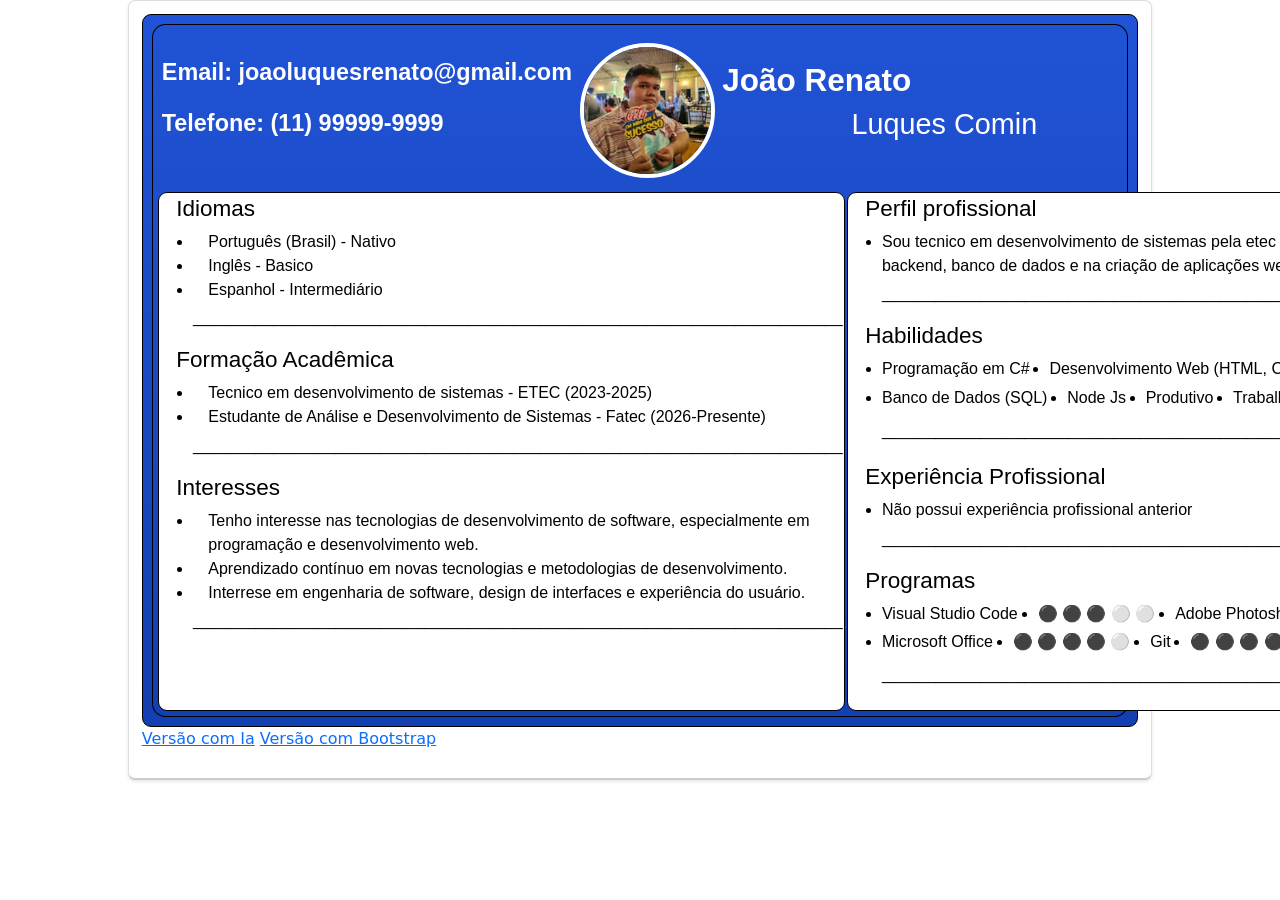
<file: index.html>
<!doctype html>
<html lang="pt-BR">
  <head>
    <meta charset="UTF-8" />
    <meta name="viewport" content="width=device-width, initial-scale=1.0" />
    <link
      href="https://cdn.jsdelivr.net/npm/bootstrap@5.3.8/dist/css/bootstrap.min.css"
      rel="stylesheet"
      integrity="sha384-sRIl4kxILFvY47J16cr9ZwB07vP4J8+LH7qKQnuqkuIAvNWLzeN8tE5YBujZqJLB"
      crossorigin="anonymous"
    />
    <link rel="stylesheet" href="style.css" />
    <title>Currículo de João Renato Luques Comin</title>
  </head>
  <body>
    <div class="container">
      <div class="Cabeca-corpo">
        <div class="Cabeca">
          <div class="Cabeca-left">
            <p>Email: joaoluquesrenato@gmail.com</p>
            <p>Telefone: (11) 99999-9999</p>
          </div>
          <div class="Cabeca-center">
            <img src="Eu.jpg" alt="Foto de João Renato Luques Comin" />
          </div>
          <div class="Cabeca-right">
            <h1>João Renato</h1>
            <h2>Luques Comin</h2>
          </div>
        </div>
        <div class="Corpo">
          <div class="Corpo-left">
            <h2>Idiomas</h2>
            <ul class="idiomas">
              <li>Português (Brasil) - Nativo</li>
              <li>Inglês - Basico</li>
              <li>Espanhol - Intermediário</li>
              <p>
                _________________________________________________________________________
              </p>
            </ul>
            <h2>Formação Acadêmica</h2>
            <ul class="formacao">
              <li>Tecnico em desenvolvimento de sistemas - ETEC (2023-2025)</li>
              <li>
                Estudante de Análise e Desenvolvimento de Sistemas - Fatec
                (2026-Presente)
              </li>
              <p>
                _________________________________________________________________________
              </p>
            </ul>
            <h2>Interesses</h2>
            <ul class="interesses">
              <li>
                Tenho interesse nas tecnologias de desenvolvimento de software,
                especialmente em programação e desenvolvimento web.
              </li>
              <li>
                Aprendizado contínuo em novas tecnologias e metodologias de
                desenvolvimento.
              </li>
              <li>
                Interrese em engenharia de software, design de interfaces e
                experiência do usuário.
              </li>
              <p>
                _________________________________________________________________________
              </p>
            </ul>
          </div>
          <div class="Corpo-right">
            <h2>Perfil profissional</h2>
            <ul class="profissional">
              <li>
                Sou tecnico em desenvolvimento de sistemas pela etec martinho di
                ciero, sou focado na backend, banco de dados e na criação de
                aplicações web.
              </li>
              <p>
                _________________________________________________________________________
              </p>
            </ul>
            <h2>Habilidades</h2>
            <ul class="habilidades">
              <li>Programação em C#</li>
              <li>Desenvolvimento Web (HTML, CSS, JavaScript)</li>
              <li>Banco de Dados (SQL)</li>
              <li>Node Js</li>
              <li>Produtivo</li>
              <li>Trabalho em equipe</li>
              <li>Soft Skills</li>
              <p>
                _________________________________________________________________________
              </p>
            </ul>
            <h2>Experiência Profissional</h2>
            <ul class="experiencia">
              <li>Não possui experiência profissional anterior</li>
              <p>
                _________________________________________________________________________
              </p>
            </ul>
            <h2>Programas</h2>
            <ul class="programas">
              <li>Visual Studio Code</li>
              <li>⚫ ⚫ ⚫ ⚪ ⚪</li>
              <li>Adobe Photoshop</li>
              <li>⚫ ⚫ ⚪ ⚪ ⚪</li>
              <li>Microsoft Office</li>
              <li>⚫ ⚫ ⚫ ⚫ ⚪</li>
              <li>Git</li>
              <li>⚫ ⚫ ⚫ ⚫ ⚪</li>
              <p>
                _________________________________________________________________________
              </p>
            </ul>
          </div>
        </div>
      </div>
      <a href="curriculoia.html" class="botao">Versão com Ia</a>
      <a href="cvget.html" class="botao">Versão com Bootstrap</a>
    </div>
    <script
      src="https://cdn.jsdelivr.net/npm/bootstrap@5.3.8/dist/js/bootstrap.bundle.min.js"
      integrity="sha384-FKyoEForCGlyvwx9Hj09JcYn3nv7wiPVlz7YYwJrWVcXK/BmnVDxM+D2scQbITxI"
      crossorigin="anonymous"
    ></script>
  </body>
</html>
</file>
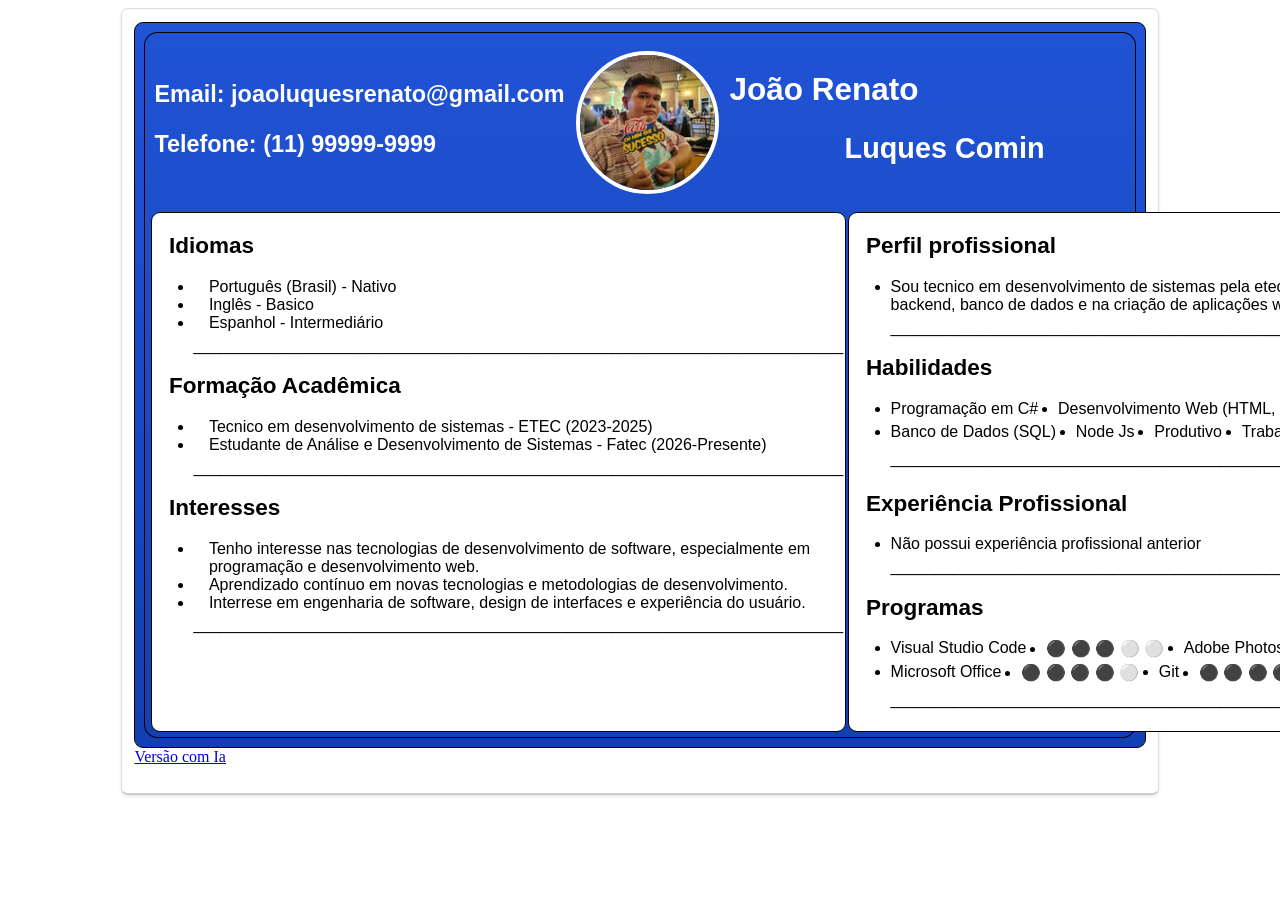
<file: curriculo.html>
<!doctype html>
<html lang="pt-BR">
  <head>
    <meta charset="UTF-8" />
    <meta name="viewport" content="width=device-width, initial-scale=1.0" />
    <link rel="stylesheet" href="style.css" />
    <title>Currículo de João Renato Luques Comin</title>
  </head>
  <body>
    <div class="container">
      <div class="Cabeca-corpo">
        <div class="Cabeca">
          <div class="Cabeca-left">
            <p>Email: joaoluquesrenato@gmail.com</p>
            <p>Telefone: (11) 99999-9999</p>
          </div>
          <div class="Cabeca-center">
            <img src="Eu.jpg" alt="Foto de João Renato Luques Comin" />
          </div>
          <div class="Cabeca-right">
            <h1>João Renato</h1>
            <h2>Luques Comin</h2>
          </div>
        </div>
        <div class="Corpo">
          <div class="Corpo-left">
            <h2>Idiomas</h2>
            <ul class="idiomas">
              <li>
                Português (Brasil) - Nativo
              </li>
              <li>
                Inglês - Basico
              </li>
              <li>
                Espanhol - Intermediário
              </li>
              <p>_________________________________________________________________________</p>
            </ul>
            <h2>Formação Acadêmica</h2>
            <ul class="formacao">
              <li>
                Tecnico em desenvolvimento de sistemas - ETEC (2023-2025)
              </li>
              <li>
                Estudante de Análise e Desenvolvimento de Sistemas - Fatec (2026-Presente)
              </li>
              <p>_________________________________________________________________________</p>
            </ul>
            <h2>Interesses</h2>
            <ul class="interesses">
              <li>
                Tenho interesse nas tecnologias de desenvolvimento de software, especialmente em programação e desenvolvimento web.
              </li>
              <li>
                Aprendizado contínuo em novas tecnologias e metodologias de desenvolvimento.
              </li>
              <li>
                Interrese em engenharia de software, design de interfaces e experiência do usuário.
              </li>
              <p>_________________________________________________________________________</p>
            </ul>
          </div>
          <div class="Corpo-right">
            <h2>Perfil profissional</h2>
            <ul class="profissional">
              <li>Sou tecnico em desenvolvimento de sistemas pela etec martinho di ciero, sou focado na backend, banco de dados e na criação de aplicações web.</li>
              <p>_________________________________________________________________________</p>
            </ul>
            <h2>Habilidades</h2>
            <ul class="habilidades">
              <li>Programação em C#</li>
              <li>Desenvolvimento Web (HTML, CSS, JavaScript)</li>
              <li>Banco de Dados (SQL)</li>
              <li>Node Js</li>
              <li>Produtivo</li>
              <li>Trabalho em equipe</li>
              <li>Soft Skills</li>
              <p>_________________________________________________________________________</p>
            </ul>
            <h2>Experiência Profissional</h2>
            <ul class="experiencia">
              <li>Não possui experiência profissional anterior</li>
              <p>_________________________________________________________________________</p>
            </ul>
            <h2>Programas</h2>
            <ul class="programas">
              <li>Visual Studio Code  </li>
              <li>⚫ ⚫ ⚫ ⚪ ⚪</li>
              <li>Adobe Photoshop  </li>
              <li>⚫ ⚫ ⚪ ⚪ ⚪</li>
              <li>Microsoft Office  </li>
              <li>⚫ ⚫ ⚫ ⚫ ⚪</li>
              <li>Git  </li>
              <li>⚫ ⚫ ⚫ ⚫ ⚪</li>
              <p>_________________________________________________________________________</p>
            </ul>
          </div>
        </div>
      </div>
      <a href="curriculoia.html" class="botao">Versão com Ia</a>
    </div>
  </body>
</html>
</file>
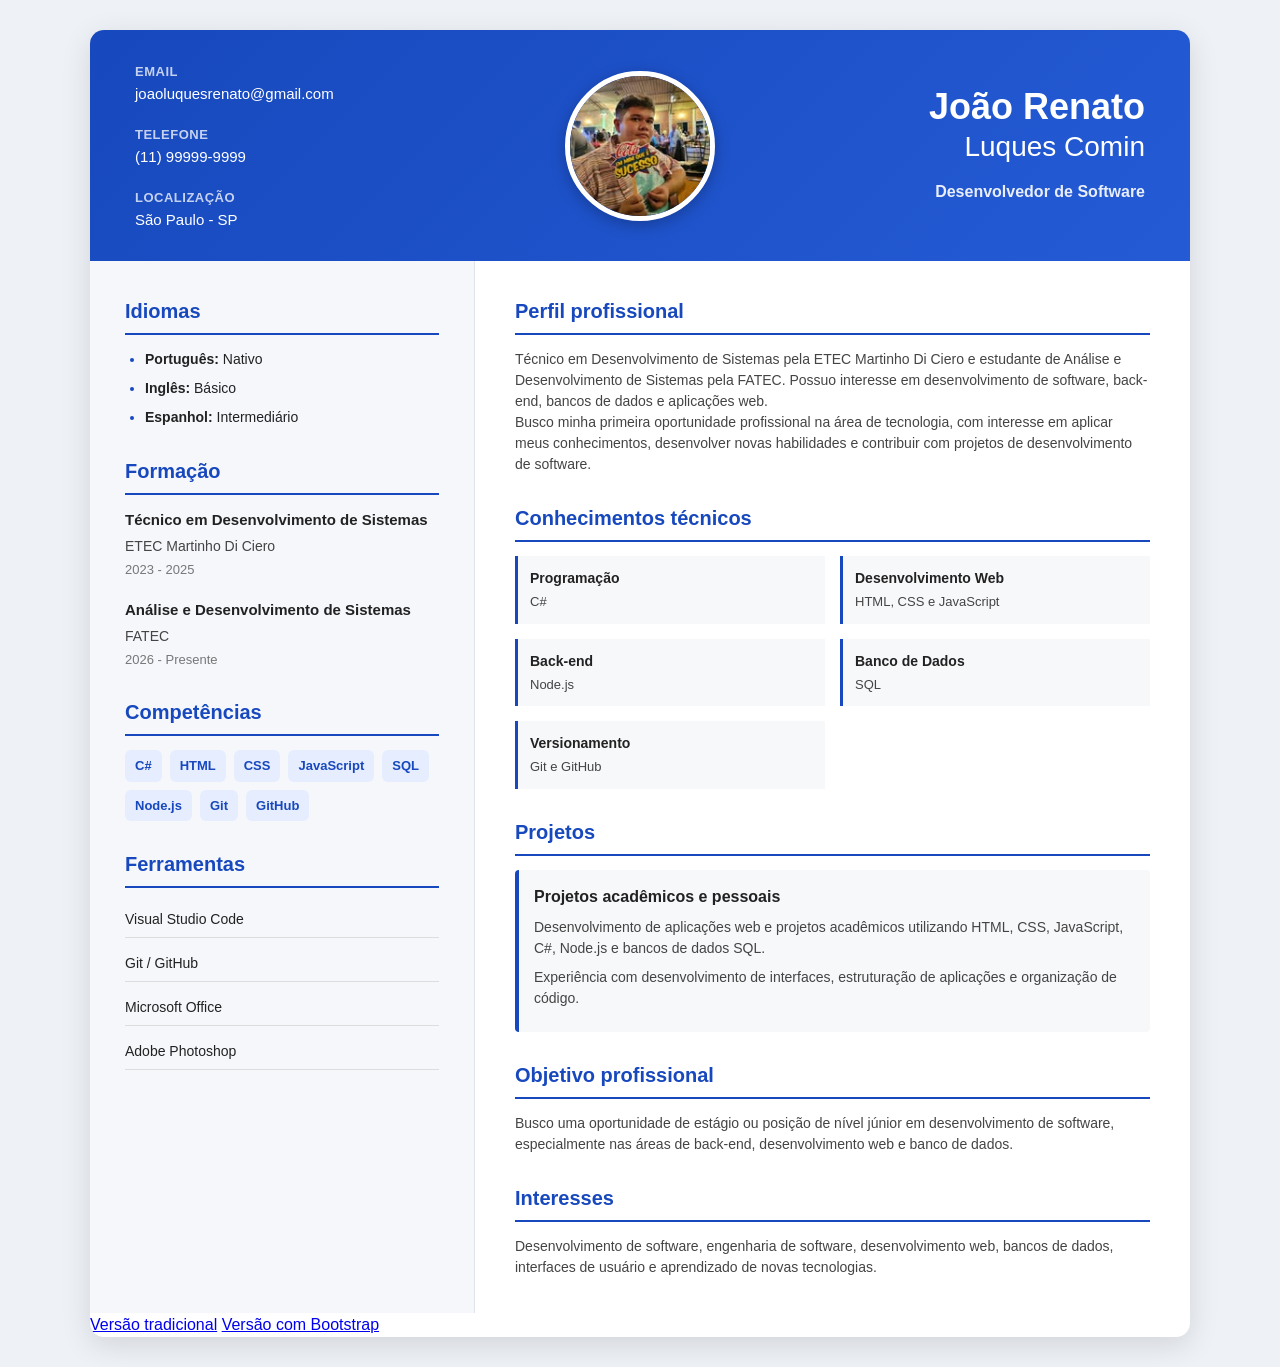
<file: curriculoia.html>
<!DOCTYPE html>
<html lang="pt-BR">

<head>
    <meta charset="UTF-8">
    <meta name="viewport" content="width=device-width, initial-scale=1.0">

    <meta name="description"
        content="Currículo de João Renato Luques Comin - Desenvolvedor de Software">

    <link rel="stylesheet" href="styleia.css">

    <title>João Renato Luques Comin | Desenvolvedor de Software</title>
</head>

<body>

    <main class="curriculo">

        <!-- CABEÇALHO -->
        <header class="cabecalho">

            <div class="contato">
                <p>
                    <strong>Email</strong><br>
                    joaoluquesrenato@gmail.com
                </p>

                <p>
                    <strong>Telefone</strong><br>
                    (11) 99999-9999
                </p>

                <p>
                    <strong>Localização</strong><br>
                    São Paulo - SP
                </p>
            </div>

            <div class="foto">
                <img src="Eu.jpg" alt="Foto de João Renato Luques Comin">
            </div>

            <div class="nome">
                <h1>João Renato</h1>
                <h2>Luques Comin</h2>
                <p>Desenvolvedor de Software</p>
            </div>

        </header>


        <!-- CONTEÚDO -->
        <div class="conteudo">

            <!-- COLUNA ESQUERDA -->
            <aside class="coluna-esquerda">

                <section>
                    <h2>Idiomas</h2>

                    <ul>
                        <li>
                            <strong>Português:</strong> Nativo
                        </li>

                        <li>
                            <strong>Inglês:</strong> Básico
                        </li>

                        <li>
                            <strong>Espanhol:</strong> Intermediário
                        </li>
                    </ul>
                </section>


                <section>
                    <h2>Formação</h2>

                    <div class="formacao-item">
                        <h3>Técnico em Desenvolvimento de Sistemas</h3>
                        <p>ETEC Martinho Di Ciero</p>
                        <span>2023 - 2025</span>
                    </div>

                    <div class="formacao-item">
                        <h3>Análise e Desenvolvimento de Sistemas</h3>
                        <p>FATEC</p>
                        <span>2026 - Presente</span>
                    </div>
                </section>


                <section>
                    <h2>Competências</h2>

                    <div class="tags">
                        <span>C#</span>
                        <span>HTML</span>
                        <span>CSS</span>
                        <span>JavaScript</span>
                        <span>SQL</span>
                        <span>Node.js</span>
                        <span>Git</span>
                        <span>GitHub</span>
                    </div>
                </section>


                <section>
                    <h2>Ferramentas</h2>

                    <ul class="ferramentas">
                        <li>Visual Studio Code</li>
                        <li>Git / GitHub</li>
                        <li>Microsoft Office</li>
                        <li>Adobe Photoshop</li>
                    </ul>
                </section>

            </aside>


            <!-- COLUNA DIREITA -->
            <section class="coluna-direita">

                <section>
                    <h2>Perfil profissional</h2>

                    <p>
                        Técnico em Desenvolvimento de Sistemas pela ETEC Martinho Di Ciero
                        e estudante de Análise e Desenvolvimento de Sistemas pela FATEC.
                        Possuo interesse em desenvolvimento de software, back-end,
                        bancos de dados e aplicações web.
                    </p>

                    <p>
                        Busco minha primeira oportunidade profissional na área de tecnologia,
                        com interesse em aplicar meus conhecimentos, desenvolver novas
                        habilidades e contribuir com projetos de desenvolvimento de software.
                    </p>
                </section>


                <section>
                    <h2>Conhecimentos técnicos</h2>

                    <div class="conhecimentos">

                        <div>
                            <h3>Programação</h3>
                            <p>C#</p>
                        </div>

                        <div>
                            <h3>Desenvolvimento Web</h3>
                            <p>HTML, CSS e JavaScript</p>
                        </div>

                        <div>
                            <h3>Back-end</h3>
                            <p>Node.js</p>
                        </div>

                        <div>
                            <h3>Banco de Dados</h3>
                            <p>SQL</p>
                        </div>

                        <div>
                            <h3>Versionamento</h3>
                            <p>Git e GitHub</p>
                        </div>

                    </div>
                </section>


                <section>
                    <h2>Projetos</h2>

                    <article class="projeto">
                        <h3>Projetos acadêmicos e pessoais</h3>

                        <p>
                            Desenvolvimento de aplicações web e projetos acadêmicos
                            utilizando HTML, CSS, JavaScript, C#, Node.js e bancos
                            de dados SQL.
                        </p>

                        <p>
                            Experiência com desenvolvimento de interfaces,
                            estruturação de aplicações e organização de código.
                        </p>
                    </article>

                    <!--
                    Se você tiver projetos específicos, recomendo substituir
                    o texto acima por algo como:

                    <article class="projeto">
                        <h3>Sistema de Gerenciamento</h3>
                        <p>
                            Aplicação desenvolvida utilizando C#, SQL e ...
                        </p>
                        <a href="#">GitHub</a>
                    </article>
                    -->

                </section>


                <section>
                    <h2>Objetivo profissional</h2>

                    <p>
                        Busco uma oportunidade de estágio ou posição de nível
                        júnior em desenvolvimento de software, especialmente
                        nas áreas de back-end, desenvolvimento web e banco de dados.
                    </p>
                </section>


                <section>
                    <h2>Interesses</h2>

                    <p>
                        Desenvolvimento de software, engenharia de software,
                        desenvolvimento web, bancos de dados, interfaces de usuário
                        e aprendizado de novas tecnologias.
                    </p>
                </section>

            </section>

        </div>
        <a href="index.html" class="botao">Versão tradicional</a>
            <a href="cvget.html" class="botao">Versão com Bootstrap</a>

    </main>

</body>

</html>
</file>
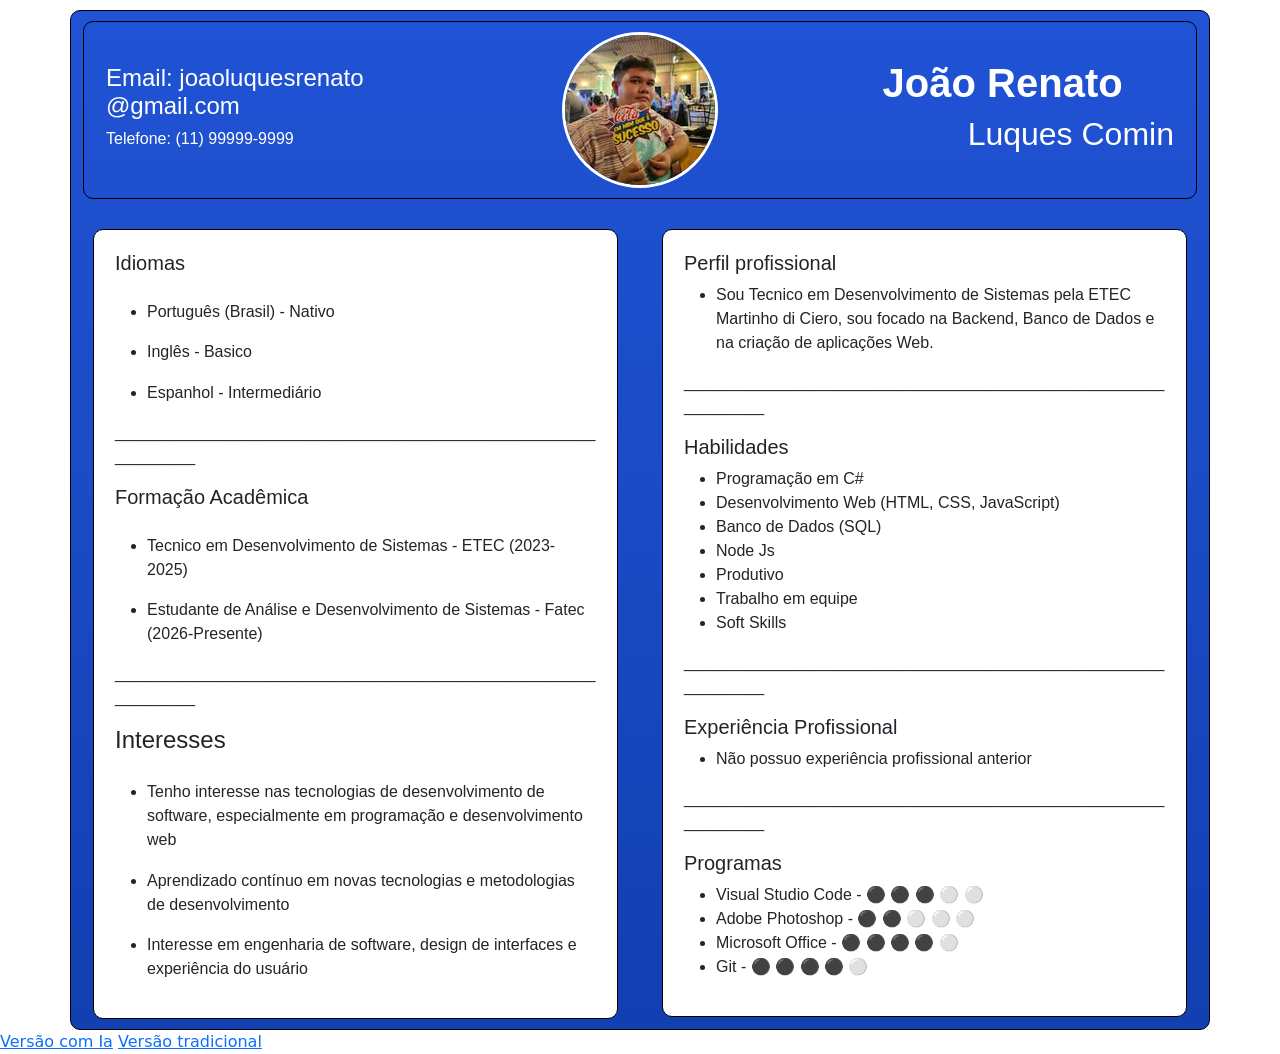
<file: cvget.html>
<!doctype html>
<html lang="pt-BR">
  <head>
    <meta charset="UTF-8" />
    <meta name="viewport" content="width=device-width, initial-scale=1.0" />
    <link
      href="https://cdn.jsdelivr.net/npm/bootstrap@5.3.8/dist/css/bootstrap.min.css"
      rel="stylesheet"
      integrity="sha384-sRIl4kxILFvY47J16cr9ZwB07vP4J8+LH7qKQnuqkuIAvNWLzeN8tE5YBujZqJLB"
      crossorigin="anonymous"
    />
    <link rel="stylesheet" href="styleget.css" />
    <title>Document</title>
  </head>
  <body>
    <div class="container-md">
      <div class="cabeca container-sm">
        <div class="Corpo-left col-md-4">
          <p class="h4">Email: joaoluquesrenato&#8203;@gmail.com</p>
          <p class="h4" style="font-size: medium">Telefone: (11) 99999-9999</p>
        </div>
        <div class="Corpo-center col-md-4">
          <img
            src="Eu.jpg"
            class="border border-white rounded-circle border-3"
            alt="fotominha"
          />
        </div>
        <div class="Corpo-right col-md-4">
          <p class="h1">João Renato</p>
          <p class="h2">Luques Comin</p>
        </div>
      </div>

      <div class="corpo-body">
        <div class="row">
          <div class="col-md-6">
            <div class="card-left card">
              <div class="card-body">
                <h5 class="card-title">Idiomas</h5>
                <ul>
                  <li>Português (Brasil) - Nativo</li>
                  <li>Inglês - Basico</li>
                  <li>Espanhol - Intermediário</li>
                </ul>
                <p>
                  _______________________________________________________________
                </p>
                <h5 class="card-title">Formação Acadêmica</h5>
                <ul>
                  <li>
                    Tecnico em Desenvolvimento&#8203; de Sistemas - ETEC
                    (2023-2025)
                  </li>
                  <li>
                    Estudante de Análise e Desenvolvimento&#8203; de Sistemas -
                    Fatec (2026-Presente)
                  </li>
                </ul>
                <p>
                  _______________________________________________________________
                </p>
                <h4 class="card-title">Interesses</h4>
                <ul>
                  <li>
                    Tenho interesse nas tecnologias de desenvolvimento de
                    software, especialmente em programação e desenvolvimento web
                  </li>
                  <li>
                    Aprendizado contínuo em novas tecnologias e metodologias de
                    desenvolvimento
                  </li>
                  <li>
                    Interesse em engenharia de software, design de interfaces e
                    experiência do usuário
                  </li>
                </ul>
              </div>
            </div>
          </div>
          <div class="col-sm-6">
            <div class="card-right card">
              <div class="card-body">
                <h5 class="card-title">Perfil profissional</h5>
                <ul>
                  <li>
                    Sou Tecnico em Desenvolvimento&#8203; de Sistemas pela ETEC
                    Martinho di Ciero, sou focado na Backend, Banco de Dados e
                    na criação de aplicações Web.
                  </li>
                </ul>
                <p>
                  _______________________________________________________________
                </p>
                <h5 class="card-title">Habilidades</h5>
                <ul>
                  <li>Programação em C#</li>
                  <li>Desenvolvimento Web (HTML, CSS, JavaScript)</li>
                  <li>Banco de Dados (SQL)</li>
                  <li>Node Js</li>
                  <li>Produtivo</li>
                  <li>Trabalho em equipe</li>
                  <li>Soft Skills</li>
                </ul>
                <p>
                  _______________________________________________________________
                </p>
                <h5 class="card-title">Experiência Profissional</h5>
                <ul>
                  <li>Não possuo experiência profissional anterior</li>
                </ul>
                <p>
                  _______________________________________________________________
                </p>
                <h5 class="card-title">Programas</h5>
                <ul>
                  <li>Visual Studio Code - ⚫ ⚫ ⚫ ⚪ ⚪</li>
                  <li>Adobe Photoshop - ⚫ ⚫ ⚪ ⚪ ⚪</li>
                  <li>Microsoft Office - ⚫ ⚫ ⚫ ⚫ ⚪</li>
                  <li>Git - ⚫ ⚫ ⚫ ⚫ ⚪</li>
                </ul>
              </div>
            </div>
          </div>
        </div>
      </div>
    </div>
    <a href="curriculoia.html" class="botao">Versão com Ia</a>
    <a href="index.html" class="botao">Versão tradicional</a>
    <script
      src="https://cdn.jsdelivr.net/npm/bootstrap@5.3.8/dist/js/bootstrap.bundle.min.js"
      integrity="sha384-FKyoEForCGlyvwx9Hj09JcYn3nv7wiPVlz7YYwJrWVcXK/BmnVDxM+D2scQbITxI"
      crossorigin="anonymous"
    ></script>
  </body>
</html>
</file>
<file: style.css>
.container {
  width: 80%;
  height: 100%;
  margin: 0 auto;
  padding: 1%;
  background-color: #f9f9f9;
  border-radius: 0.8vh;
  box-shadow: 0 0.2vh 0.4vh rgba(0, 0, 0, 0.1);
  border: 0.1vh solid #ddd;
  border-bottom: 0.3vh solid #ccc;
  padding-bottom: 3vh;
  background: white;
  position: relative;
}
.Cabeca-corpo {
  font-family: Arial, sans-serif;
  text-align: center;
  border: 0.1vh solid black;
  border-radius: 1vh;
  gap: 1vh;
  padding: 1vh;
  background: linear-gradient(to bottom, #2053d5, #1a4ac4, #123fb1);
}

.Cabeca {
  display: flex;
  justify-content: space-between;
  font-family: Arial, sans-serif;
  text-align: center;
  align-items: center;
  border-top: 0.2vh solid #000;
  border-left: 0.2vh solid #000;
  border-right: 0.2vh solid #000;
  border-top-left-radius: 1.5vh;
  border-top-right-radius: 1.5vh;
  padding: 1vh;
}

.Cabeca-right {
  gap: 0.5vh;
}

.Cabeca-center {
  padding-top: 1vh;
  gap: 0.5vh;
}

.Cabeca-center img {
  width: 15vh;
  height: 15vh;
  border-radius: 8.0vh;
  border: 0.5vh solid #fff;
}
.Cabeca-left {
  gap: 0.5vh;
}
.Cabeca p {
  font-family: Arial, sans-serif;
  text-align: left;
  color: #fff;
  font-size: 2.6vh;
  font-weight: bold;

}
.Cabeca h1 {
  font-family: Arial, sans-serif;
  text-align: right;
  color: #fff;
  padding-right: 23.0vh;
  font-size: 3.5vh;
  font-weight: bold;
}
.Cabeca h2 {
  font-family: Arial, sans-serif;
  text-align: right;
  color: #fff;
  padding-right: 9vh;
  font-size: 3.2vh;
}

.Corpo {
  display: flex;
  gap: 0.2vh;
  flex-direction: row;
  font-family: Arial, sans-serif;
  align-items: stretch;
  color: black;
  border-left: 0.2vh solid #000;
  border-right: 0.2vh solid #000;
  border-bottom-left-radius: 1.5vh;
  border-bottom-right-radius: 1.5vh;
  border-bottom: 0.2vh solid #000;
  padding: 0.6vh;
}

.Corpo-left {
  flex: 1;
  flex-direction: column;
  border: 0.1vh solid #000;
  border-radius: 1vh;
  padding: 0.2vh;
    background:white;

}
.Corpo-left h2 {
  font-family: Arial, sans-serif;
  text-align: left;
  color: black;
  font-size: 2.5vh;
  padding-left: 1.7vh;
}

.Corpo-right {
  flex: 1;
  flex-direction: column;
  border: 0.1vh solid #000;
  border-radius: 1vh;
  padding: 0.2vh;
  background:white;
 
}
.Corpo-right h2 {
  font-family: Arial, sans-serif;
  text-align: left;
  color: black;
  font-size: 2.5vh;
  padding-left: 1.7vh;
}

.Corpo-left li {
  font-family: Arial, sans-serif;
  text-align: left;
  color: black;

  padding-left: 1.7vh;
}

.Corpo-right li {
  justify-content: left;
  font-family: Arial, sans-serif;
  text-align: left;
  color: black;
  padding-right: 1.7vh;
}
.Corpo-right p {
 margin-top: 0.5vh;
  margin-bottom: 0.5vh;
}
.Corpo-left p {
 margin-top: 0.5vh;
  margin-bottom: 0.5vh;
}
.habilidades {
  display: flex;
  flex-wrap: wrap;
  gap: 0.5vh;
}
.programas {
  display: flex;
  flex-wrap: wrap;
  gap: 0.5vh;
}
</file>
<file: styleia.css>
/* ================================
   CONFIGURAÇÕES GERAIS
================================ */

* {
    margin: 0;
    padding: 0;
    box-sizing: border-box;
}

body {
    font-family: Arial, Helvetica, sans-serif;
    background: #eef1f6;
    color: #222;
    line-height: 1.5;
}

.curriculo {
    width: min(1100px, 94%);
    margin: 30px auto;
    background: white;
    border-radius: 14px;
    overflow: hidden;
    box-shadow: 0 8px 30px rgba(0, 0, 0, 0.12);
}


/* ================================
   CABEÇALHO
================================ */

.cabecalho {
    min-height: 230px;
    padding: 30px 45px;

    display: grid;
    grid-template-columns: 1fr 180px 1fr;
    align-items: center;
    gap: 30px;

    background: linear-gradient(
        135deg,
        #1748bd,
        #245bd5
    );

    color: white;
}


/* CONTATO */

.contato {
    display: flex;
    flex-direction: column;
    gap: 18px;
}

.contato p {
    font-size: 15px;
}

.contato strong {
    font-size: 13px;
    text-transform: uppercase;
    opacity: 0.75;
    letter-spacing: 0.5px;
}


/* FOTO */

.foto {
    display: flex;
    justify-content: center;
}

.foto img {
    width: 150px;
    height: 150px;

    object-fit: cover;

    border-radius: 50%;
    border: 5px solid white;

    box-shadow: 0 4px 15px rgba(0, 0, 0, 0.25);
}


/* NOME */

.nome {
    text-align: right;
}

.nome h1 {
    font-size: 36px;
    line-height: 1.1;
}

.nome h2 {
    font-size: 28px;
    font-weight: 500;
}

.nome p {
    margin-top: 12px;

    font-size: 16px;
    font-weight: bold;

    opacity: 0.9;
}


/* ================================
   CONTEÚDO
================================ */

.conteudo {
    display: grid;
    grid-template-columns: 35% 65%;
}


/* ================================
   COLUNAS
================================ */

.coluna-esquerda {
    padding: 35px;

    background: #f5f7fb;

    border-right: 1px solid #dfe3eb;
}

.coluna-direita {
    padding: 35px 40px;
}


/* ================================
   SEÇÕES
================================ */

section {
    margin-bottom: 28px;
}

section:last-child {
    margin-bottom: 0;
}

section h2 {
    margin-bottom: 14px;

    font-size: 20px;

    color: #1748bd;

    border-bottom: 2px solid #1748bd;

    padding-bottom: 7px;
}

section p {
    font-size: 14px;
    color: #444;
}


/* ================================
   LISTAS
================================ */

ul {
    padding-left: 20px;
}

li {
    margin-bottom: 8px;
    font-size: 14px;
}

li::marker {
    color: #1748bd;
}


/* ================================
   FORMAÇÃO
================================ */

.formacao-item {
    margin-bottom: 20px;
}

.formacao-item h3 {
    font-size: 15px;
    margin-bottom: 4px;
}

.formacao-item p {
    font-size: 14px;
}

.formacao-item span {
    display: block;
    margin-top: 3px;

    font-size: 13px;
    color: #777;
}


/* ================================
   TAGS
================================ */

.tags {
    display: flex;
    flex-wrap: wrap;
    gap: 8px;
}

.tags span {
    padding: 6px 10px;

    background: #e6edff;
    color: #1748bd;

    border-radius: 6px;

    font-size: 13px;
    font-weight: bold;
}


/* ================================
   CONHECIMENTOS
================================ */

.conhecimentos {
    display: grid;
    grid-template-columns: repeat(2, 1fr);
    gap: 15px;
}

.conhecimentos div {
    padding: 12px;

    border-left: 3px solid #1748bd;

    background: #f7f8fa;
}

.conhecimentos h3 {
    font-size: 14px;
    margin-bottom: 3px;
}

.conhecimentos p {
    font-size: 13px;
}


/* ================================
   PROJETOS
================================ */

.projeto {
    padding: 15px;

    background: #f7f8fa;

    border-left: 4px solid #1748bd;

    border-radius: 4px;
}

.projeto h3 {
    margin-bottom: 8px;
    font-size: 16px;
}

.projeto p {
    margin-bottom: 8px;
}


/* ================================
   FERRAMENTAS
================================ */

.ferramentas {
    list-style: none;
    padding-left: 0;
}

.ferramentas li {
    padding: 7px 0;
    border-bottom: 1px solid #ddd;
}


/* ================================
   RESPONSIVIDADE
================================ */

@media (max-width: 800px) {

    .cabecalho {
        grid-template-columns: 1fr;
        text-align: center;
        gap: 20px;
    }

    .contato {
        align-items: center;
        order: 2;
    }

    .foto {
        order: 1;
    }

    .nome {
        text-align: center;
        order: 3;
    }

    .conteudo {
        grid-template-columns: 1fr;
    }

    .coluna-esquerda {
        border-right: none;
        border-bottom: 1px solid #dfe3eb;
    }

    .conhecimentos {
        grid-template-columns: 1fr;
    }
}


/* ================================
   IMPRESSÃO / PDF
================================ */

@media print {

    body {
        background: white;
    }

    .curriculo {
        width: 100%;
        margin: 0;
        box-shadow: none;
        border-radius: 0;
    }

    .cabecalho {
        -webkit-print-color-adjust: exact;
        print-color-adjust: exact;
    }

    .tags span {
        -webkit-print-color-adjust: exact;
        print-color-adjust: exact;
    }
}
</file>
<file: styleget.css>
.container-md {
    margin-top: 10px;
    background: linear-gradient(to bottom, #2053d5, #1a4ac4, #123fb1);
    align-items: center;
    display: block;
    border: 1px solid black;
    border-radius: 10px;
    font-family: Arial, sans-serif;
    gap: 10px;
}
.container-sm {
    display: flex;
    margin-top: 10px;
    align-items: center;
    border: 1px solid black;
    border-radius: 10px;
    display: flex;
    justify-content: space-around;
}
.corpo-body {
    display: block;
    flex-direction: row;
    align-items: center;
    justify-content: space-between;
    margin-top: 20px;
}


.Corpo-left, .Corpo-center, .Corpo-right {
    padding: 10px;
}
.Corpo-left {
    text-align: left;
    color:white;
}
.Corpo-center {
    text-align: center;
}
.Corpo-right {
 text-align: right;
     color:white;
   
}
.h1 {
    font-weight: bold;
    text-align: center;
}

.card-right, .card-left {
    border: 1px solid black;
    border-radius: 10px;
    margin: 10px;
    padding: 5px;
}
.card-left li{
    padding-top: 16.7px;
    
}
</file>
